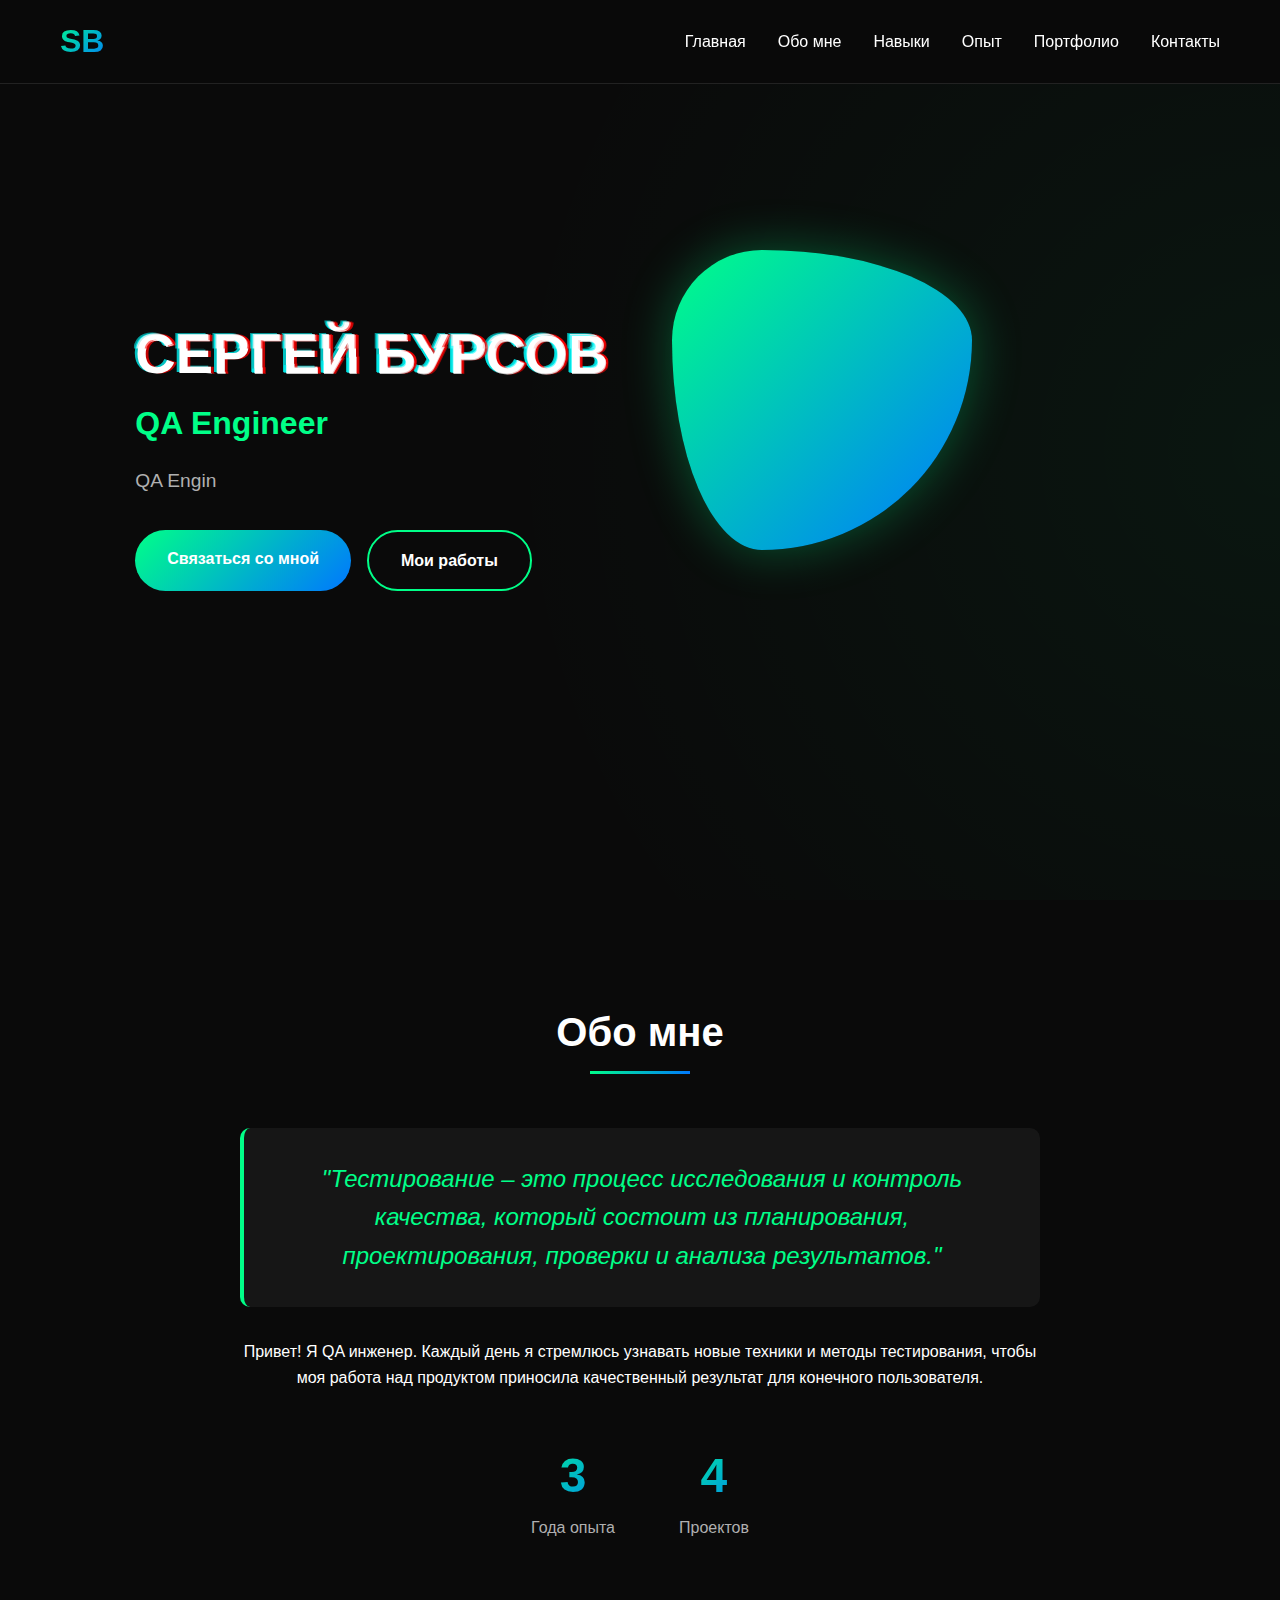
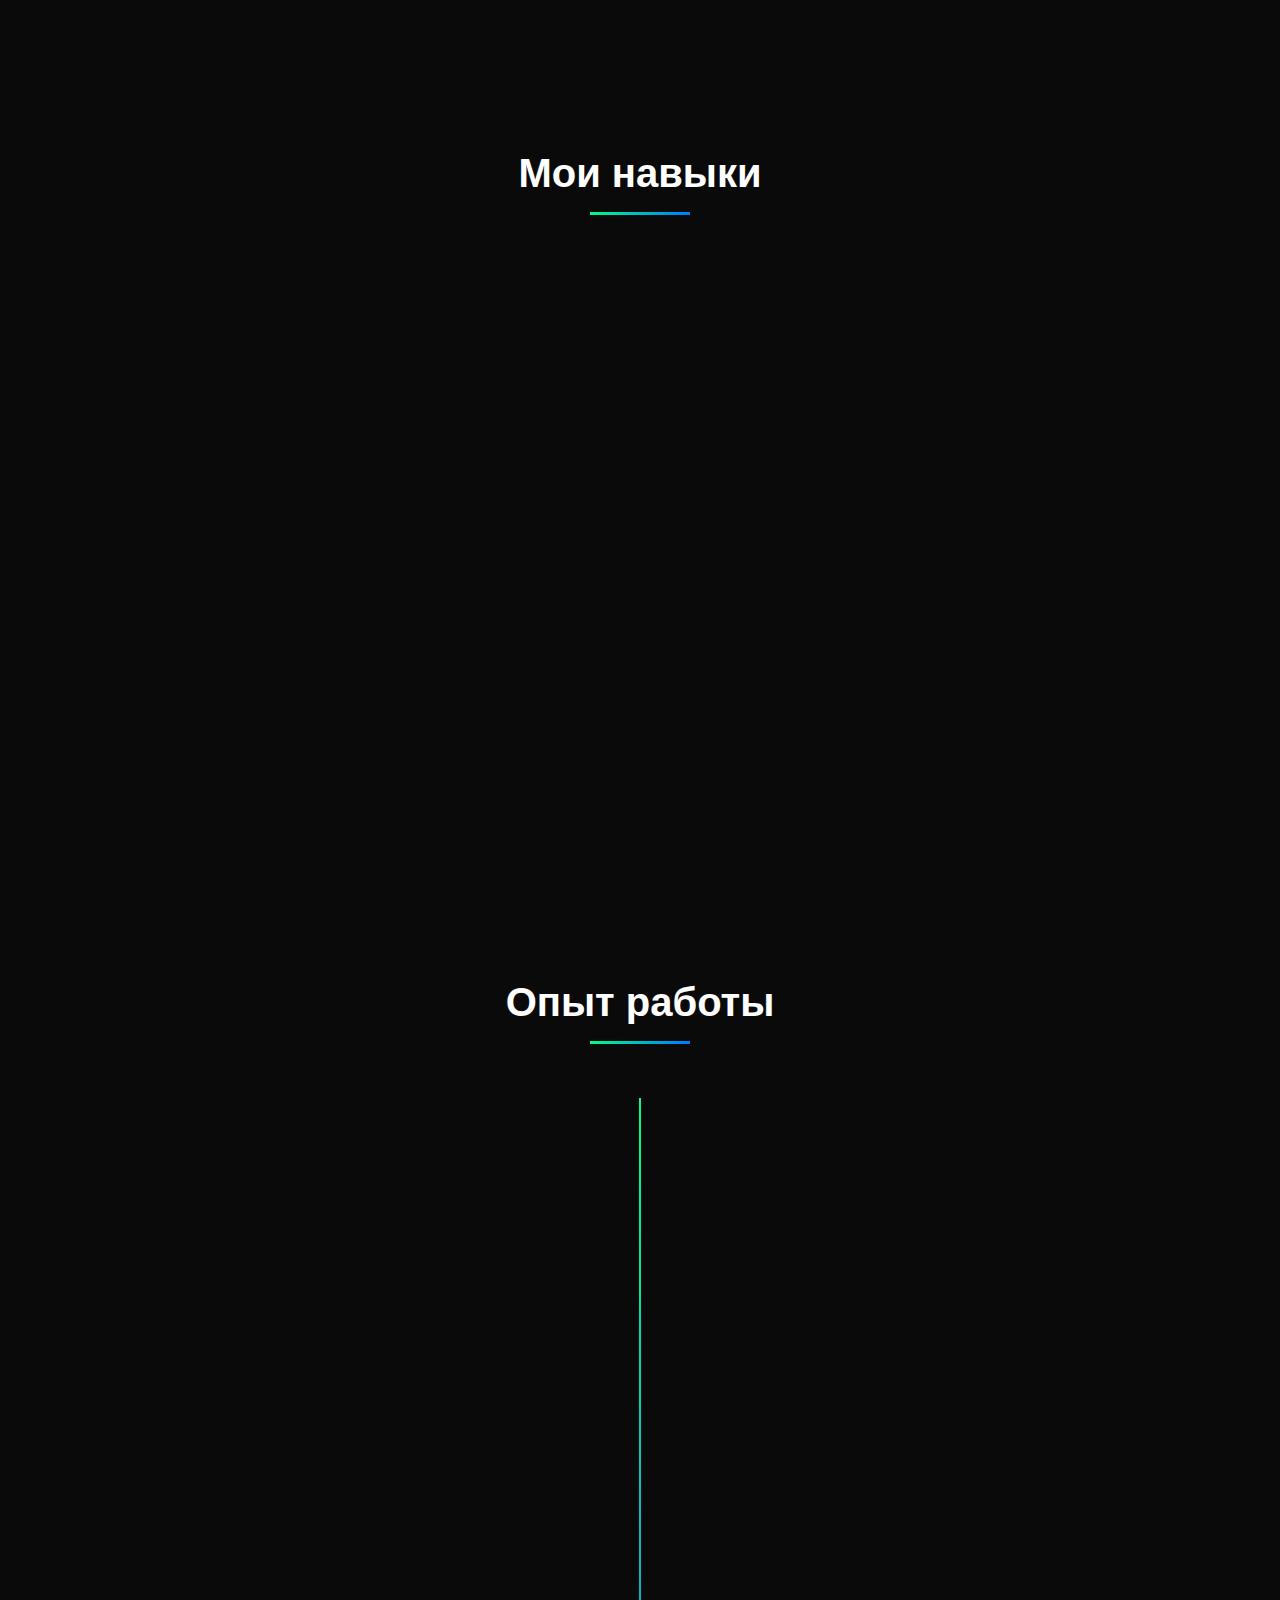
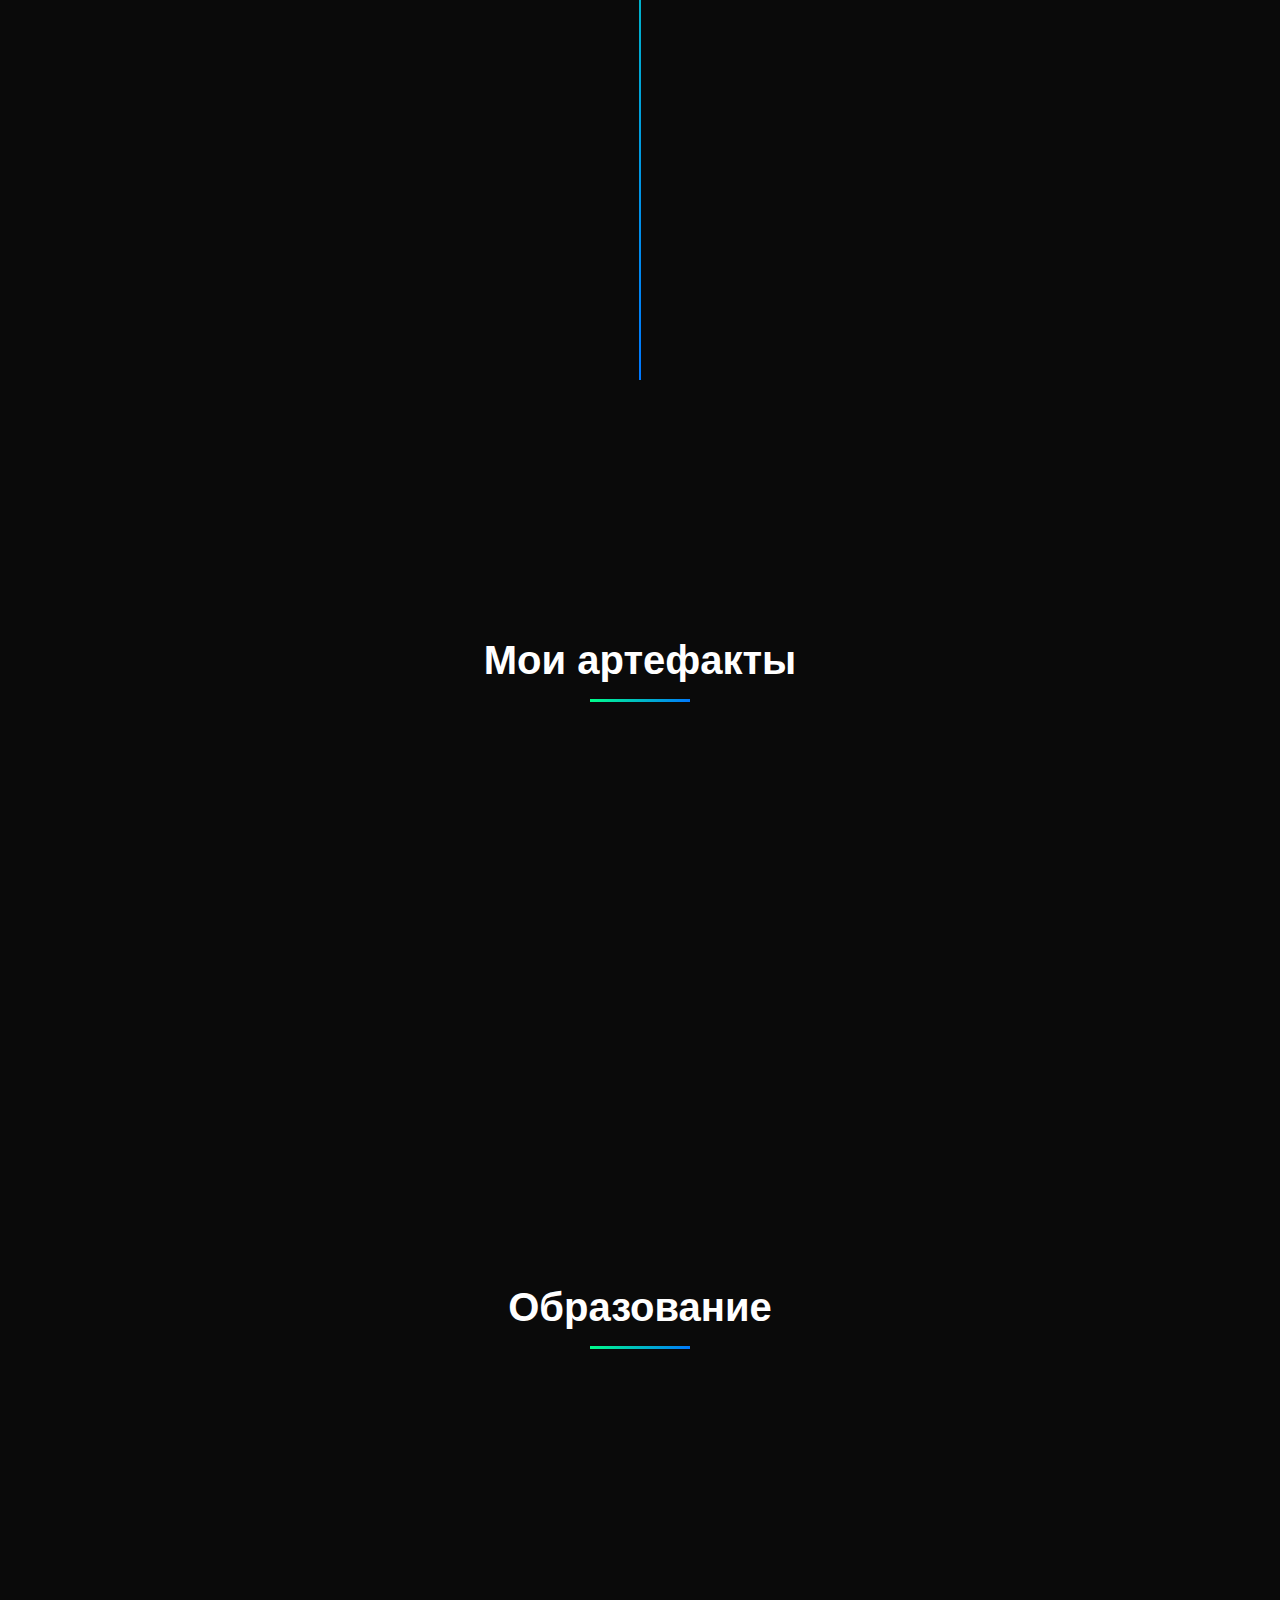
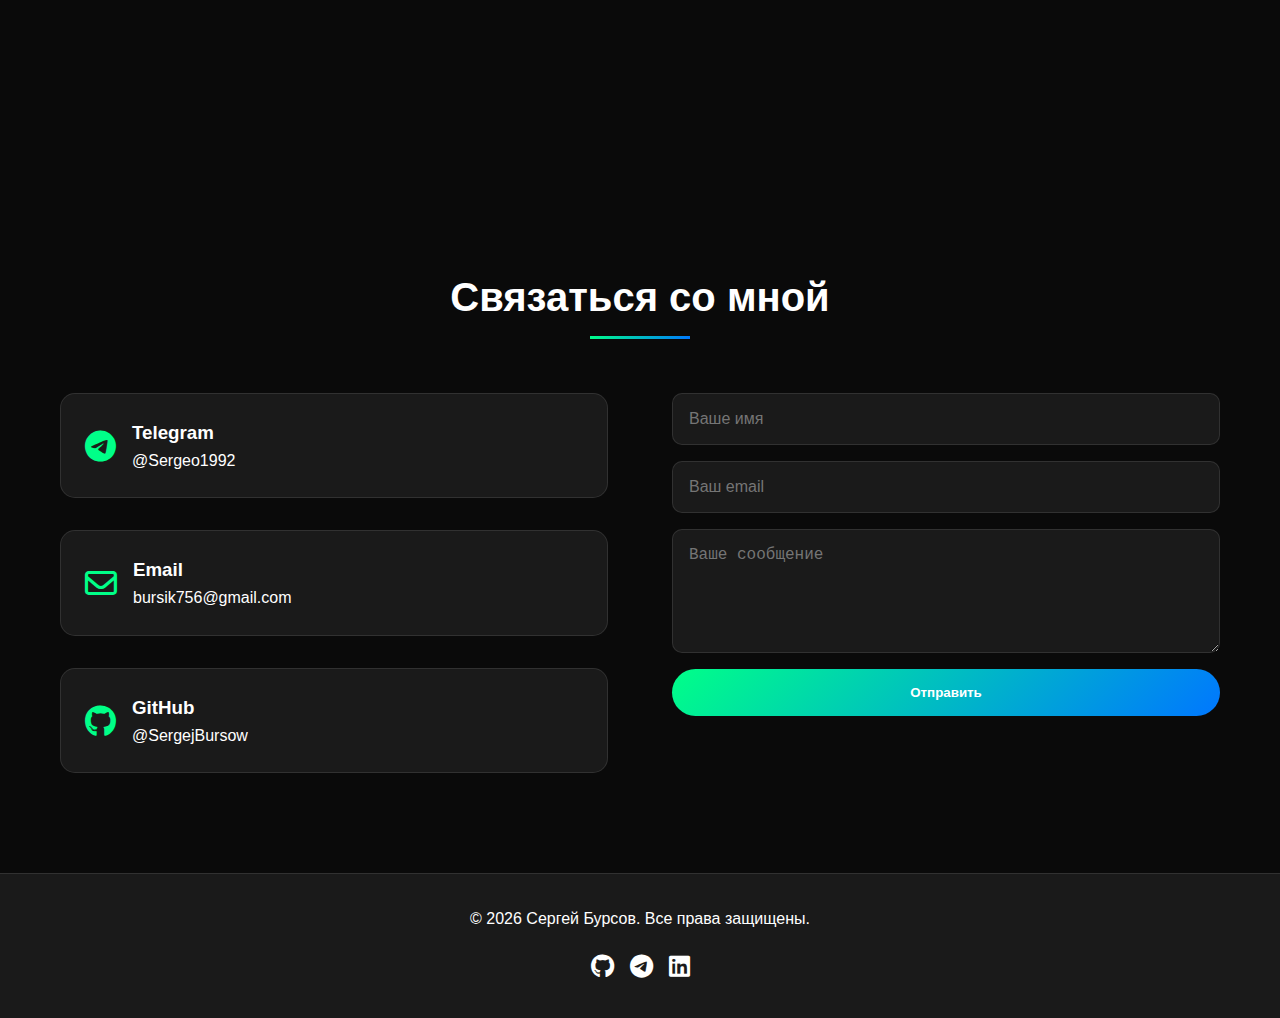
<file: portfolio-site/index.html>
<!DOCTYPE html>
<html lang="ru">
<head>
    <meta charset="UTF-8">
    <meta name="viewport" content="width=device-width, initial-scale=1.0">
    <title>Sergej Bursow | QA Engineer</title>
    <link rel="stylesheet" href="style.css">
    <link rel="stylesheet" href="https://cdnjs.cloudflare.com/ajax/libs/font-awesome/6.0.0/css/all.min.css">
</head>
<body>
    <!-- Навигация -->
    <nav class="navbar">
        <div class="nav-container">
            <div class="logo">SB</div>
            <ul class="nav-menu">
                <li><a href="#home">Главная</a></li>
                <li><a href="#about">Обо мне</a></li>
                <li><a href="#skills">Навыки</a></li>
                <li><a href="#experience">Опыт</a></li>
                <li><a href="#portfolio">Портфолио</a></li>
                <li><a href="#contact">Контакты</a></li>
            </ul>
            <div class="hamburger">
                <span class="bar"></span>
                <span class="bar"></span>
                <span class="bar"></span>
            </div>
        </div>
    </nav>

    <!-- Главная секция -->
    <section id="home" class="hero">
        <div class="hero-container">
            <div class="hero-content">
                <h1 class="glitch" data-text="Сергей Бурсов">Сергей Бурсов</h1>
                <h2>QA Engineer</h2>
                <p class="typing-text"></p>
                <div class="hero-buttons">
                    <a href="#contact" class="btn primary">Связаться со мной</a>
                    <a href="#portfolio" class="btn secondary">Мои работы</a>
                </div>
            </div>
            <div class="hero-image">
                <div class="shape"></div>
            </div>
        </div>
    </section>

    <!-- Обо мне -->
    <section id="about" class="about">
        <div class="container">
            <h2 class="section-title">Обо мне</h2>
            <div class="about-content">
                <div class="about-text">
                    <p class="quote">"Тестирование – это процесс исследования и контроль качества, который состоит из планирования, проектирования, проверки и анализа результатов."</p>
                    <p>Привет! Я QA инженер. Каждый день я стремлюсь узнавать новые техники и методы тестирования, чтобы моя работа над продуктом приносила качественный результат для конечного пользователя.</p>
                    <div class="stats">
                        <div class="stat-item">
                            <span class="stat-number" data-target="3">3</span>
                            <span class="stat-label">Года опыта</span>
                        </div>
                       
                        <div class="stat-item">
                            <span class="stat-number" data-target="5">4</span>
                            <span class="stat-label">Проектов</span>
                        </div>
                    </div>
                </div>
            </div>
        </div>
    </section>

    <!-- Навыки -->
    <section id="skills" class="skills">
        <div class="container">
            <h2 class="section-title">Мои навыки</h2>
            <div class="skills-container">
                <div class="skill-category">
                    <h3><i class="fas fa-hand-pointer"></i> Ручное тестирование</h3>
                    <div class="skill-items">
                        <span class="skill-tag">Функциональное</span>
                        <span class="skill-tag">Регрессионное</span>
                        <span class="skill-tag">UI/UX</span>
                        <span class="skill-tag">Smoke тестирование</span>
                        <span class="skill-tag">Кроссбраузерное</span>
                    </div>
                </div>
                <div class="skill-category">
                    <h3><i class="fas fa-plug"></i> Тестирование API</h3>
                    <div class="skill-items">
                        <span class="skill-tag">Postman</span>
                        <span class="skill-tag">Swagger</span>
                        <span class="skill-tag">REST API</span>
                    </div>
                </div>
                <div class="skill-category">
                    <h3><i class="fas fa-tools"></i> Инструменты</h3>
                    <div class="skill-items">
                        <span class="skill-tag">Jira</span>
                        <span class="skill-tag">YouTrack</span>
                        <span class="skill-tag">DevTools</span>
                        <span class="skill-tag">Proxyman</span>
                        <span class="skill-tag">Postman</span>
                    </div>
                </div>
                <div class="skill-category">
                    <h3><i class="fas fa-code"></i> Разработка</h3>
                    <div class="skill-items">
                        <span class="skill-tag">HTML5</span>
                        <span class="skill-tag">CSS3</span>
                        <span class="skill-tag">Git</span>
                        <span class="skill-tag">GitHub</span>
                        <span class="skill-tag">VS Code</span>
                        <span class="skill-tag">Maestro</span>
                    </div>
                </div>
            </div>
        </div>
    </section>

    <!-- Опыт работы -->
    <section id="experience" class="experience">
        <div class="container">
            <h2 class="section-title">Опыт работы</h2>
            <div class="timeline">
                <div class="timeline-item">
                    <div class="timeline-dot"></div>
                    <div class="timeline-date">2024 - (по настоящее время)</div>
                    <div class="timeline-content">
                        <h3>Инженер по тестированию ПО</h3>
                        <h4>Цифровые Сервисы</h4>
                        <ul>
                            <li>Тестирование web, десктоп и мобильных (iOS / Android) приложений</li>
                            <li>Создание и поддержка тестовой документации</li>
                            <li>Составление баг-репортов</li>
                            <li>Тестирование релизных версий</li>
                            <li>Напписание мобильных UI Автотестов</li>
                        </ul>
                        <a href="#" class="btn-small">Рекомендательное письмо</a>
                    </div>
                </div>

                <div class="timeline-item">
                    <div class="timeline-dot"></div>
                    <div class="timeline-date">2023 - 2024</div>
                    <div class="timeline-content">
                        <h3>QA инженер</h3>
                        <h4>Spirit DSP</h4>
                        <ul>
                            <li>Тестирование web, десктоп и мобильных версий VideoMost</li>
                            <li>Создание и поддержка тестовой документации</li>
                            <li>Составление баг-репортов в YouTrack</li>
                            <li>Участие в 5+ релизах продукта</li>
                        </ul>
                        <a href="#" class="btn-small">Рекомендательное письмо</a>
                    </div>
                </div>
            </div>
        </div>
    </section>

    <!-- Портфолио -->
    <section id="portfolio" class="portfolio">
        <div class="container">
            <h2 class="section-title">Мои артефакты</h2>
            <div class="portfolio-grid">
                <div class="portfolio-item">
                    <div class="portfolio-icon">
                        <i class="fas fa-file-alt"></i>
                    </div>
                    <h3>ДСП Товара</h3>
                    <p>Документ согласования требований</p>
                    <a href="#" class="portfolio-link">Посмотреть <i class="fas fa-arrow-right"></i></a>
                </div>
                <div class="portfolio-item">
                    <div class="portfolio-icon">
                        <i class="fas fa-mobile-alt"></i>
                    </div>
                    <h3>Декомпозиция приложения</h3>
                    <p>Структура мобильного приложения</p>
                    <a href="#" class="portfolio-link">Посмотреть <i class="fas fa-arrow-right"></i></a>
                </div>
                <div class="portfolio-item">
                    <div class="portfolio-icon">
                        <i class="fas fa-check-circle"></i>
                    </div>
                    <h3>Чек лист</h3>
                    <p>Тестовый чек-лист в Google Sheets</p>
                    <a href="#" class="portfolio-link">Посмотреть <i class="fas fa-arrow-right"></i></a>
                </div>
                <div class="portfolio-item">
                    <div class="portfolio-icon">
                        <i class="fas fa-certificate"></i>
                    </div>
                    <h3>Сертификаты</h3>
                    <p>Skillbox, Stepik</p>
                    <a href="#" class="portfolio-link">Посмотреть <i class="fas fa-arrow-right"></i></a>
                </div>
            </div>
        </div>
    </section>

    <!-- Образование -->
    <section id="education" class="education">
        <div class="container">
            <h2 class="section-title">Образование</h2>
            <div class="education-grid">
                <div class="education-card">
                    <div class="edu-logo">
                        <i class="fas fa-laptop-code"></i>
                    </div>
                    <h3>Skillbox</h3>
                    <p>Тестирование web-приложений</p>
                    <span class="edu-date">Дек 2022 - Июн 2023</span>
                </div>
                <div class="education-card">
                    <div class="edu-logo">
                        <i class="fas fa-code"></i>
                    </div>
                    <h3>Stepik</h3>
                    <p>Postman для тестирования API</p>
                    <span class="edu-date">2023</span>
                </div>
                <div class="education-card">
                    <div class="edu-logo">
                        <i class="fas fa-file-code"></i>
                    </div>
                    <h3>HTML/CSS</h3>
                    <p>Основы верстки</p>
                    <span class="edu-date">2023</span>
                </div>
            </div>
        </div>
    </section>

    <!-- Контакты -->
    <section id="contact" class="contact">
        <div class="container">
            <h2 class="section-title">Связаться со мной</h2>
            <div class="contact-container">
                <div class="contact-info">
                    <div class="contact-item">
                        <i class="fab fa-telegram"></i>
                        <div>
                            <h3>Telegram</h3>
                            <p>@Sergeo1992</p>
                        </div>
                    </div>
                    <div class="contact-item">
                        <i class="far fa-envelope"></i>
                        <div>
                            <h3>Email</h3>
                            <p>bursik756@gmail.com</p>
                        </div>
                    </div>
                    <div class="contact-item">
                        <i class="fab fa-github"></i>
                        <div>
                            <h3>GitHub</h3>
                            <p>@SergejBursow</p>
                        </div>
                    </div>
                </div>
                <form class="contact-form" id="contactForm">
                    <input type="text" placeholder="Ваше имя" required>
                    <input type="email" placeholder="Ваш email" required>
                    <textarea placeholder="Ваше сообщение" rows="5" required></textarea>
                    <button type="submit" class="btn primary">Отправить</button>
                </form>
            </div>
        </div>
    </section>

    <!-- Footer -->
    <footer>
        <div class="container">
            <p>&copy; 2026 Сергей Бурсов. Все права защищены.</p>
            <div class="social-links">
                <a href="#"><i class="fab fa-github"></i></a>
                <a href="#"><i class="fab fa-telegram"></i></a>
                <a href="#"><i class="fab fa-linkedin"></i></a>
            </div>
        </div>
    </footer>

    <script src="script.js"></script>
</body>
</html>
</file>
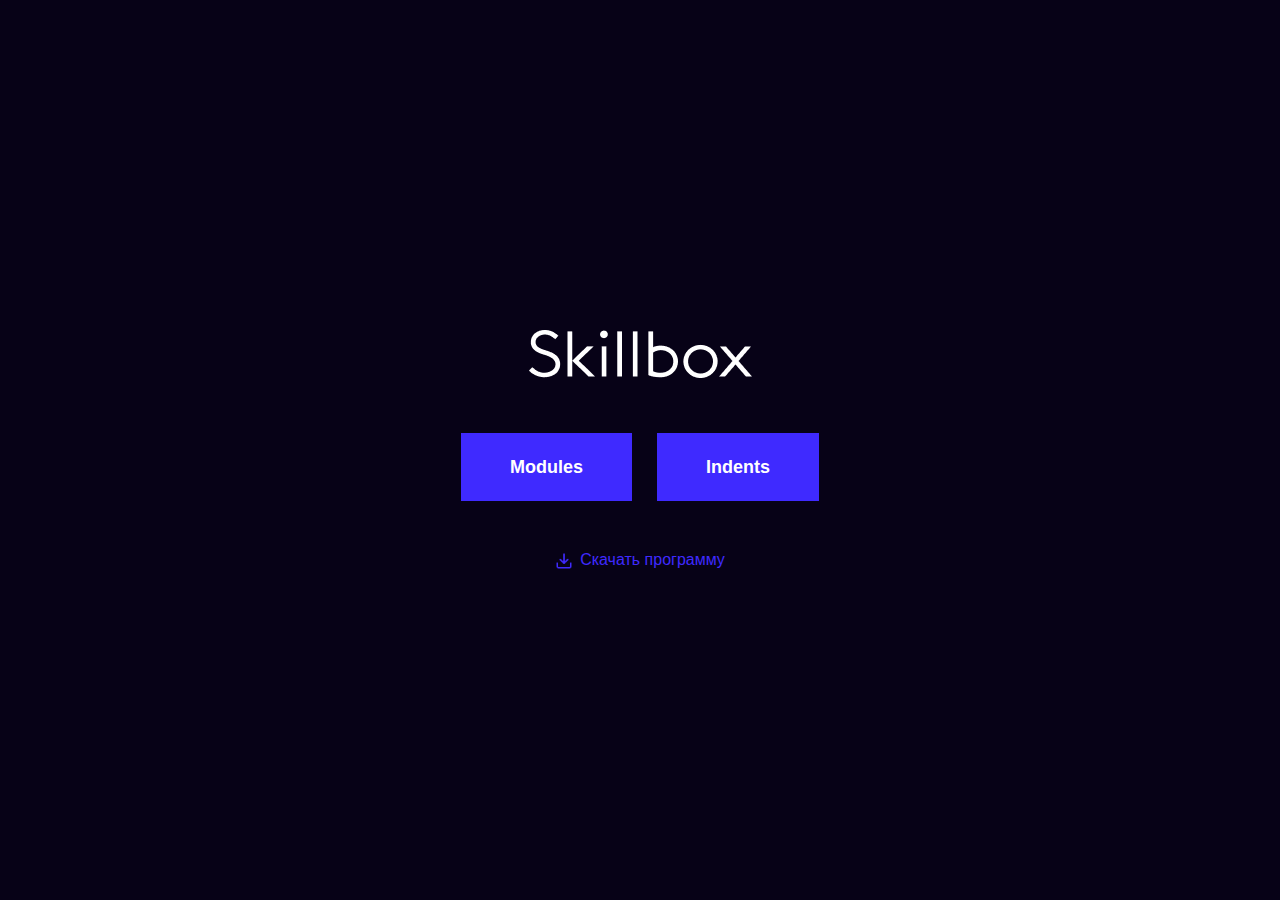
<file: My_progress/5.12/index.html>
<!DOCTYPE html>
<html lang="ru">
  <head>
    <meta charset="UTF-8" />
    <meta http-equiv="X-UA-Compatible" content="IE=edge" />
    <meta name="viewport" content="width=device-width, initial-scale=1.0" />
    <title>Главная страница сайта</title>
    <link rel="stylesheet" href="сss/normalize.css">
    <link rel="stylesheet" href="сss/style.css">
  </head>

  <body>
    <div class="main-content">
      <a href="https://skillbox.ru"><img class="logo" src="img/logo-light.png" alt="эмблема skillbox"></a>
        <div class="link">
          <a class="card" href="modules.html">Modules</a>
          <a class="card" href="article.html">Indents</a>
        </div>

      <a href="skillbox.docx" download class="link-style">Скачать программу</a>

    </div>
  </body>
</html>
</file>
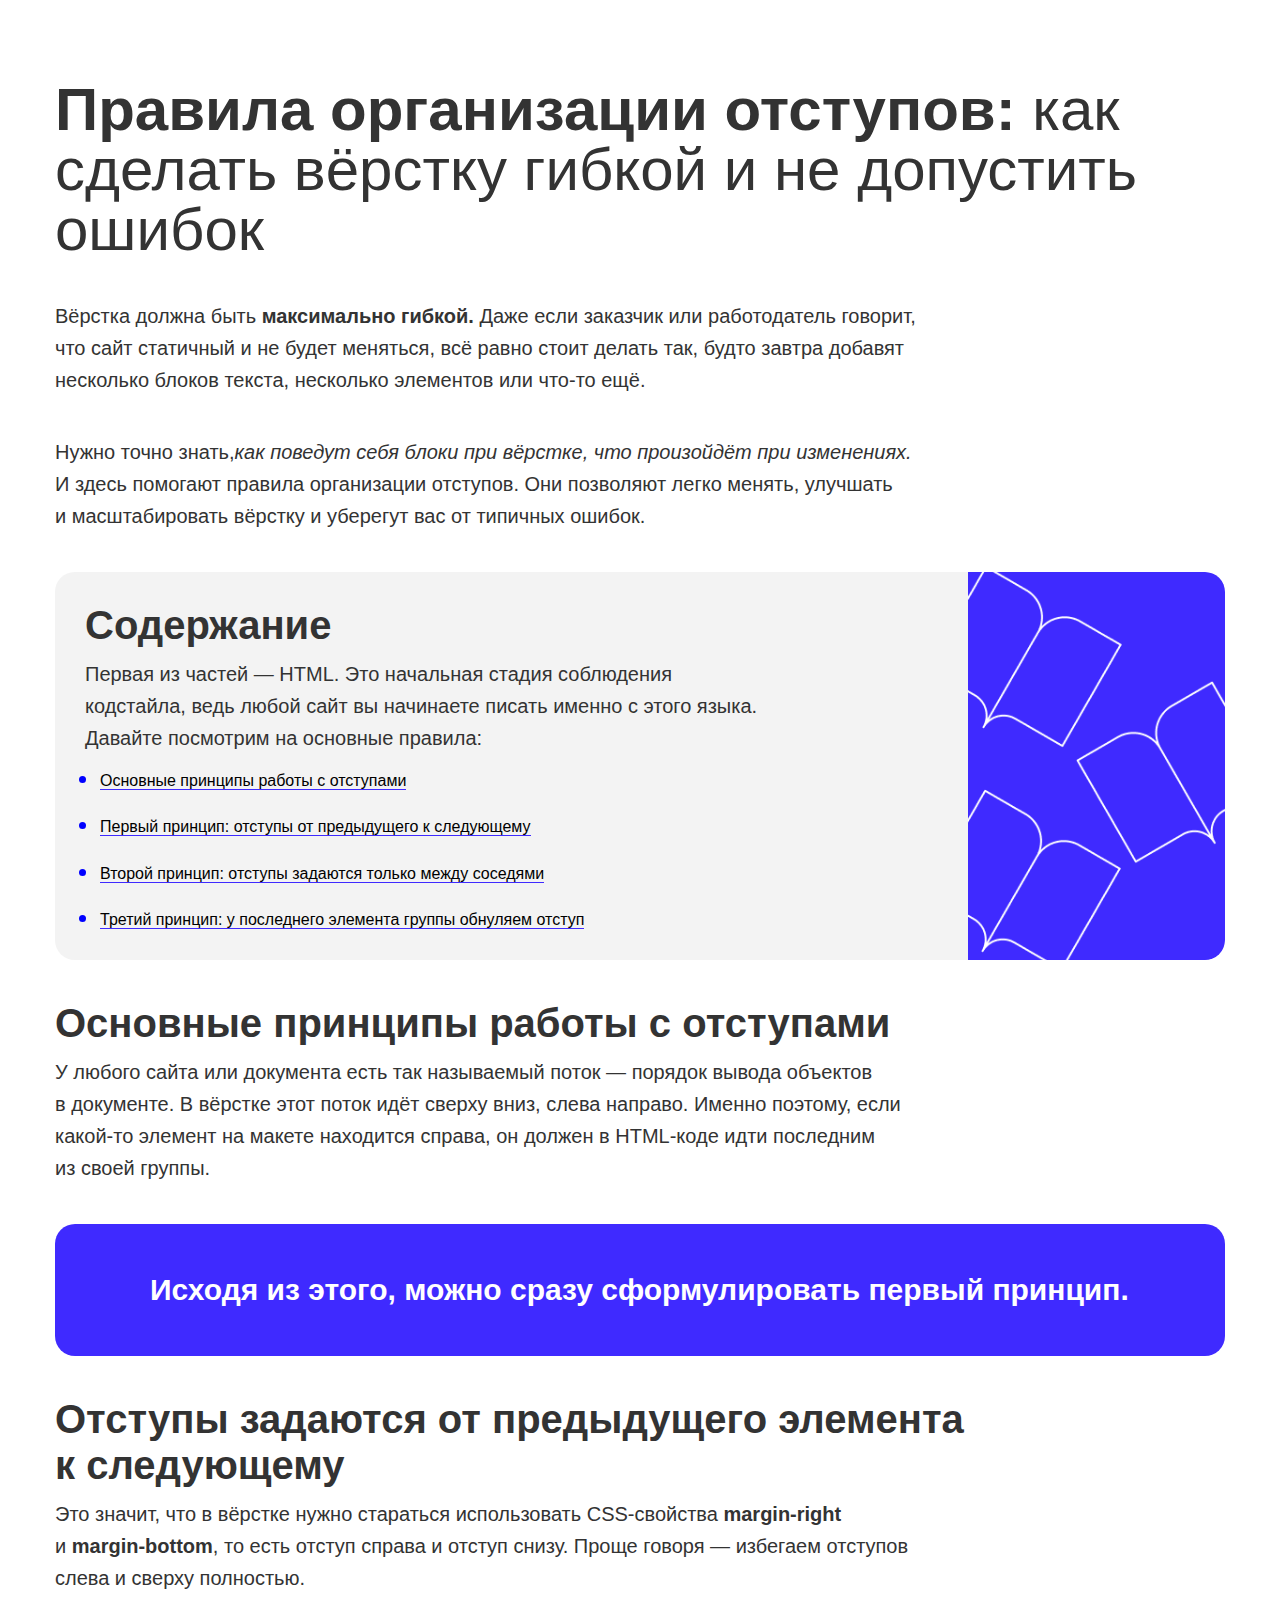
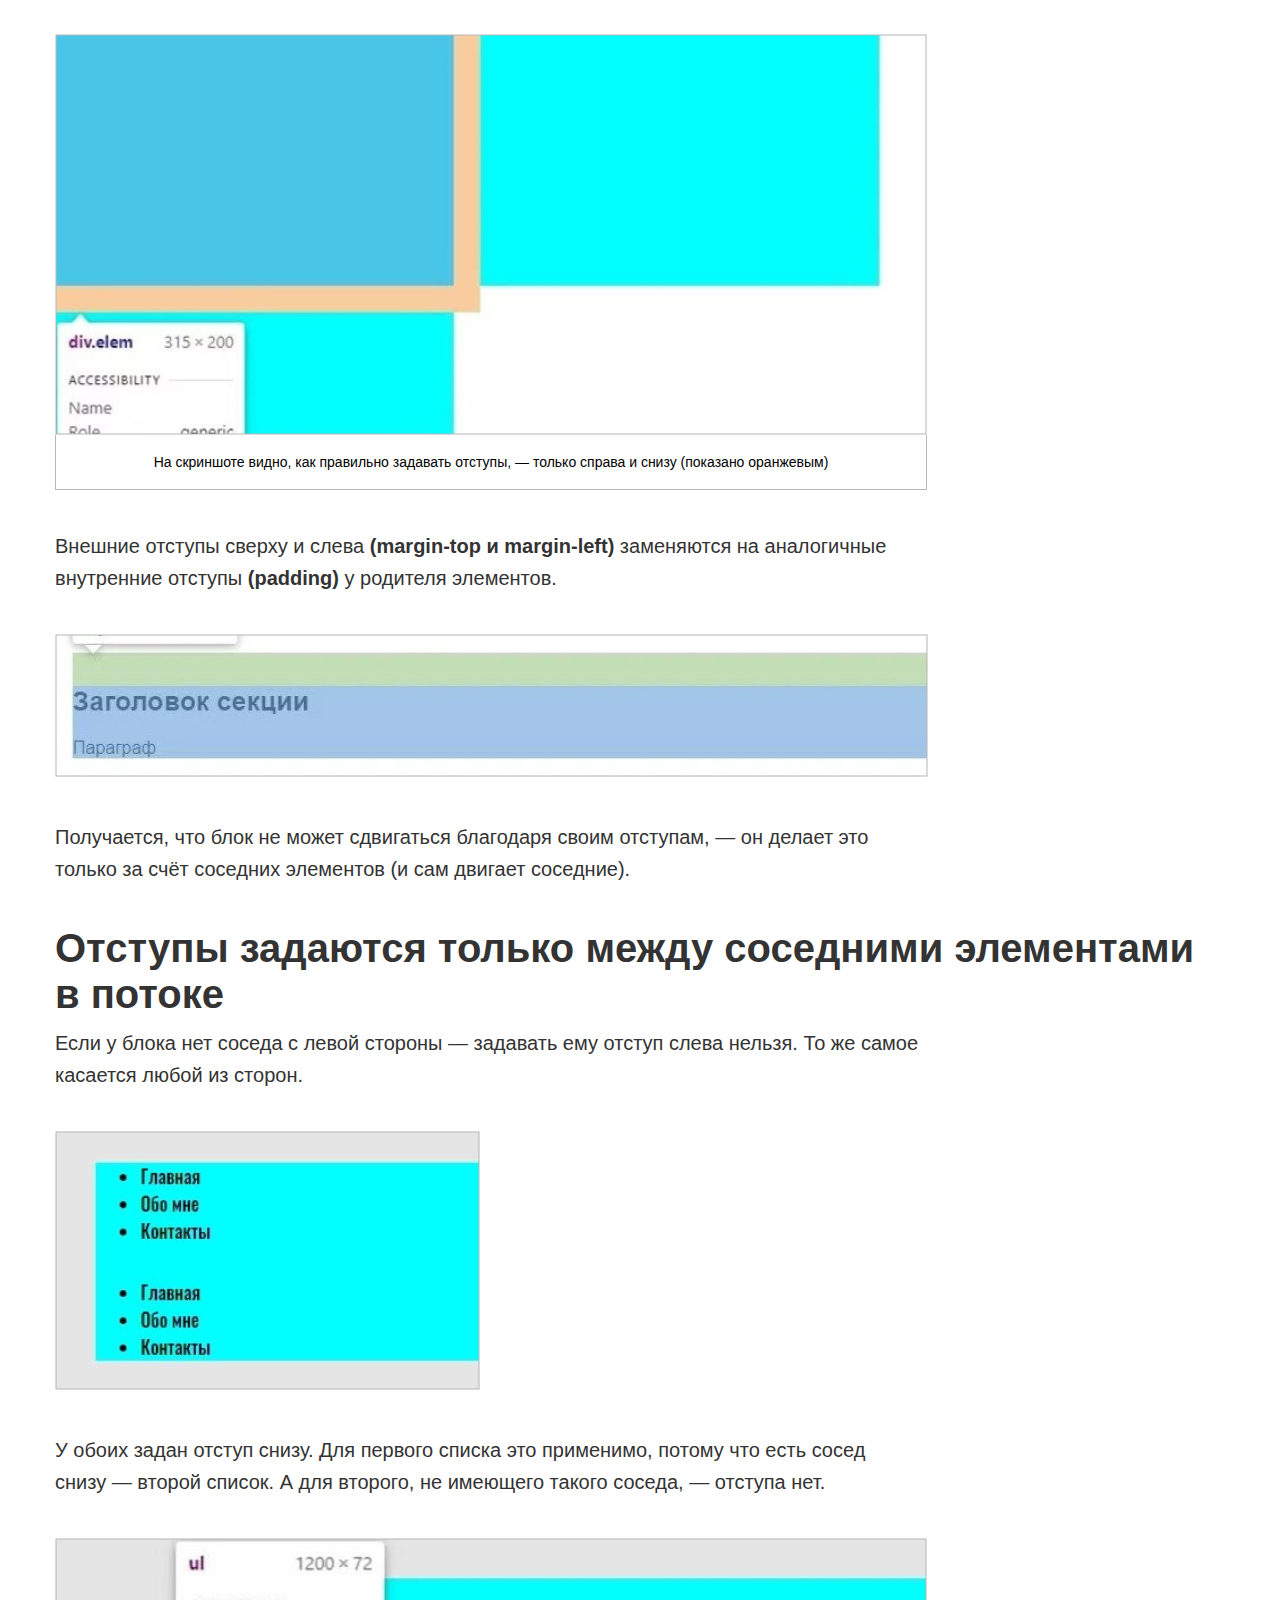
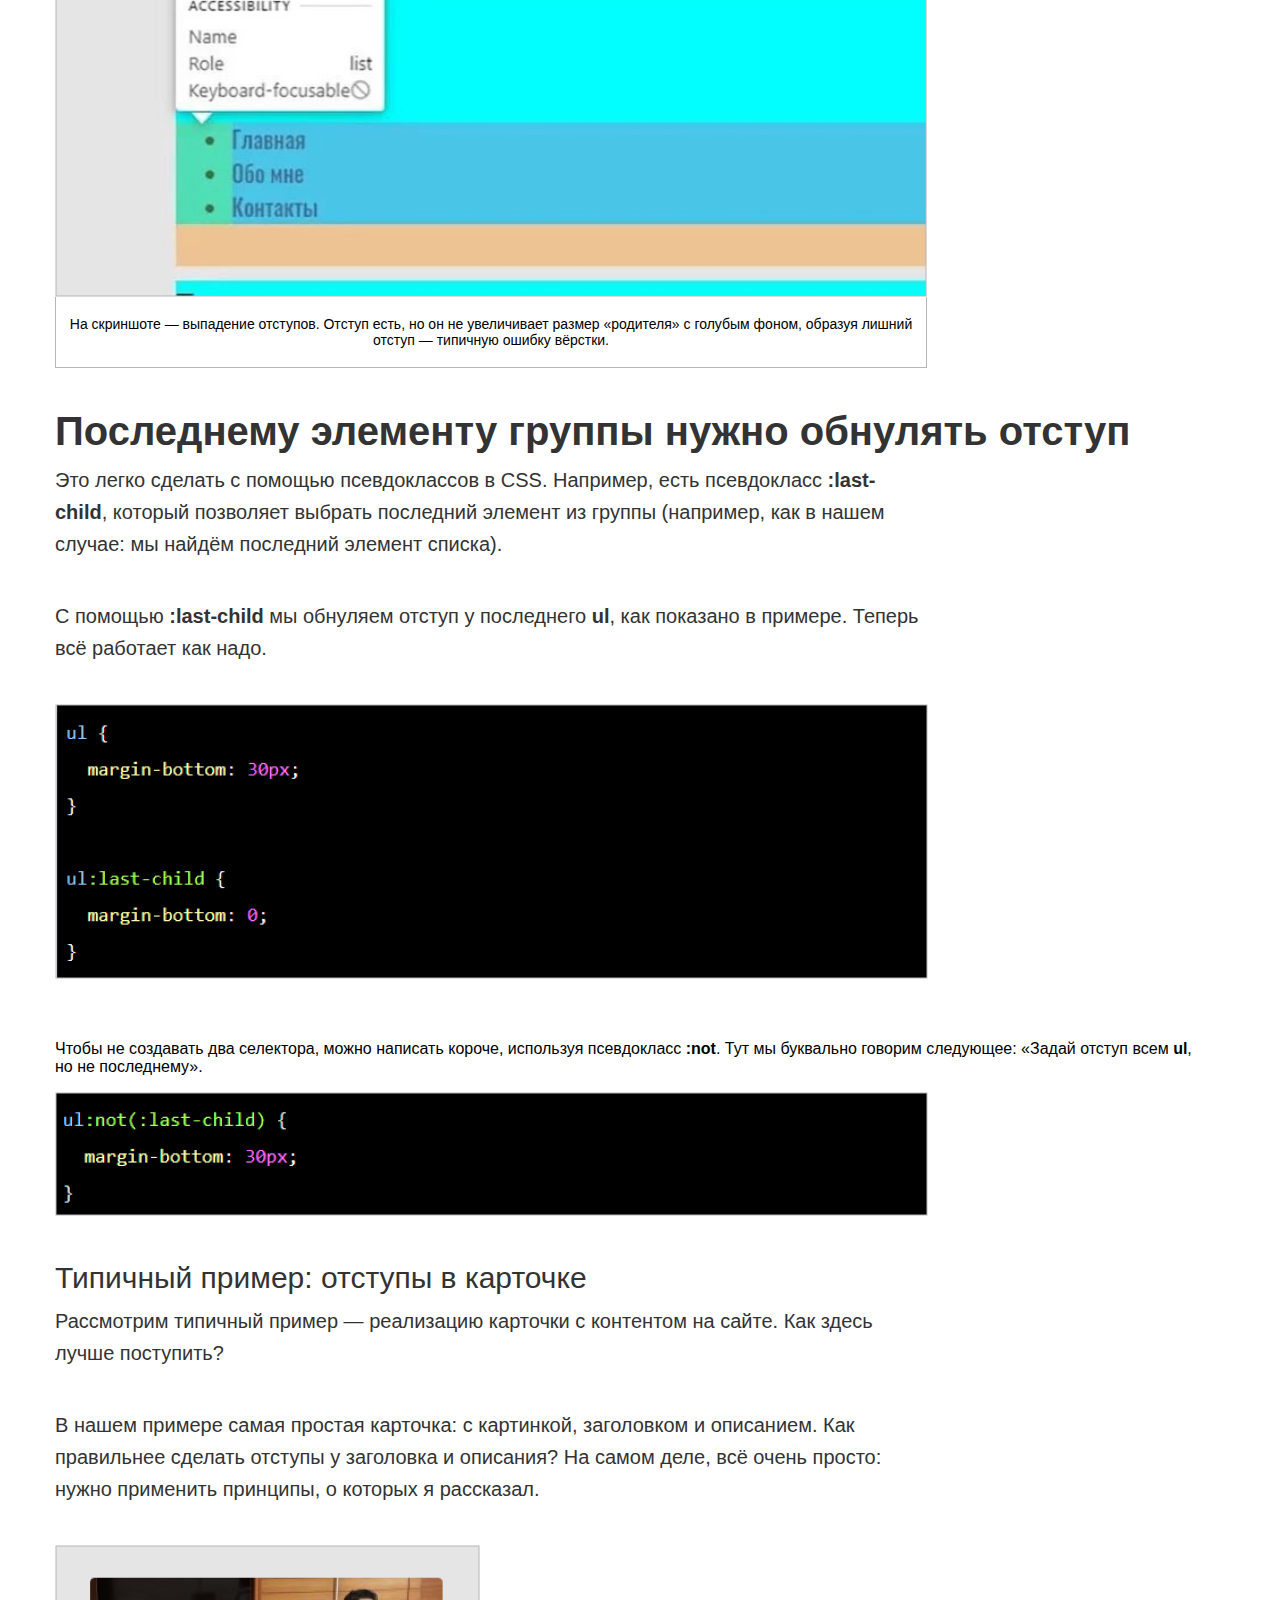
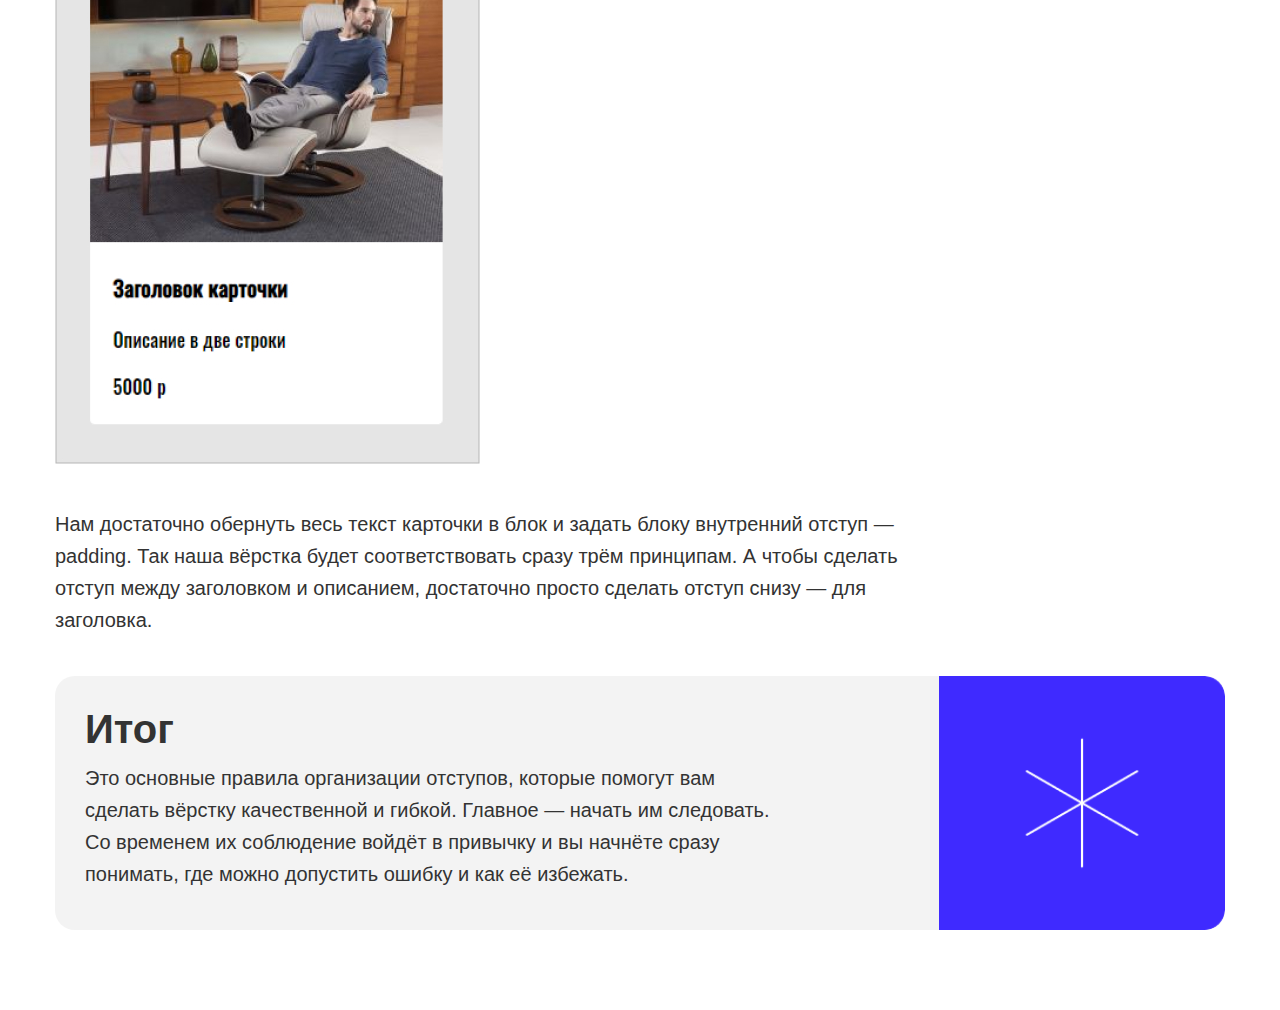
<file: My_progress/5.12/article.html>
<!DOCTYPE html>
<html lang="ru">
  <head>
    <meta charset="UTF-8">
    <meta http-equiv="X-UA-Compatible" content="IE=edge">
    <meta name="viewport" content="width=device-width, initial-scale=1.0">
    <title>Страница статьи</title>
    <link rel="stylesheet" href="сss/normalize.css">
    <link rel="stylesheet" href="сss/style.css">
  </head>
  <body>
    <div class="site-content">



    <div class="container">

    <h1 class="title">
      <b>Правила организации отступов:</b> как сделать вёрстку гибкой
        и&nbsp;не&nbsp;допустить ошибок
    </h1>

    <p class="paragraph">
      Вёрстка должна быть <b>максимально гибкой.</b> Даже если заказчик или
      работодатель говорит, что сайт статичный и&nbsp;не&nbsp;будет меняться,
      всё равно стоит делать так, будто завтра добавят несколько блоков текста,
      несколько элементов или что-то ещё.
    </p>

    <p class="paragraph">
      Нужно точно знать,<em>как поведут себя блоки при вёрстке, что произойдёт при изменениях.</em>
      И&nbsp;здесь помогают правила организации отступов. Они позволяют легко
      менять, улучшать и&nbsp;масштабировать вёрстку и&nbsp;уберегут вас
      от&nbsp;типичных ошибок.
    </p>
    <div class="parent picture">
      <h2 class="title-2">Содержание</h2>
      <p class="paragraph">
        Первая из&nbsp;частей&nbsp;&mdash; HTML. Это начальная стадия соблюдения
        кодстайла, ведь любой сайт вы начинаете писать именно с&nbsp;этого
        языка. Давайте посмотрим на&nbsp;основные правила:
      </p>
      <ul class="list">
        <li class="item">
          <a class="border" href="#1">Основные принципы работы с&nbsp;отступами</a>
        </li>
        <li class="item">
          <a class="border" href="#2">Первый принцип: отступы от&nbsp;предыдущего к&nbsp;следующему</a>
        </li>
        <li class="item">
          <a class="border" href="#3">Второй принцип: отступы задаются только между соседями</a>
        </li>
        <li class="item">
          <a class="border" href="#4">Третий принцип: у&nbsp;последнего элемента группы обнуляем отступ</a>
        </li>
      </ul>
    </div>
    <div id="1">
      <h2 class="title-2">Основные принципы работы с&nbsp;отступами</h2>

      <p class="paragraph">
        У&nbsp;любого сайта или документа есть так называемый поток&nbsp;&mdash;
        порядок вывода объектов в&nbsp;документе. В&nbsp;вёрстке этот поток идёт
        сверху вниз, слева направо. Именно поэтому, если какой-то элемент на
        макете находится справа, он&nbsp;должен в&nbsp;HTML-коде идти последним
        из&nbsp;своей группы.
      </p>
      <p class="paragraph text">Исходя из&nbsp;этого, можно сразу сформулировать первый принцип.</p>
    </div>

    <div id="2">
      <h2 class="title-2">Отступы задаются от&nbsp;предыдущего элемента к&nbsp;следующему</h2>
      <p class="paragraph">
        Это значит, что в&nbsp;вёрстке нужно стараться использовать CSS-свойства
        <strong>margin-right</strong> и&nbsp;<strong>margin-bottom</strong>,
        то&nbsp;есть отступ справа и&nbsp;отступ снизу. Проще
        говоря&nbsp;&mdash; избегаем отступов слева и&nbsp;сверху полностью.
      </p>
      <div>
      <figure  class="blok-2">
        <img src="img/1.png" alt="картинка отступ с&nbsp;права и&nbsp;с&nbsp;лева">
        <figcaption class="border-blok-2">
          На&nbsp;скриншоте видно, как правильно задавать отступы,&nbsp;&mdash; только справа и
          снизу (показано оранжевым)
        </figcaption>
      </figure>
      </div>
      <p class="paragraph">
        Внешние отступы сверху и&nbsp;слева
        <b>(margin-top и&nbsp;margin-left)</b> заменяются на&nbsp;аналогичные внутренние
        отступы <b>(padding)</b> у&nbsp;родителя элементов.
      </p>
        <img class="img-2" src="img/2.png" alt="показаны отступы с&nbsp;верху">
      <p class="paragraph">
        Получается, что блок не&nbsp;может сдвигаться благодаря своим отступам,&nbsp;&mdash; он
        делает это только за&nbsp;счёт соседних элементов (и&nbsp;сам двигает соседние).
      </p>
    </div>

    <div id="3">
      <h2 class="title-2">Отступы задаются только между соседними элементами в&nbsp;потоке</h2>
      <p class="paragraph">
        Если у&nbsp;блока нет соседа с&nbsp;левой стороны&nbsp;&mdash; задавать ему отступ слева
        нельзя. То&nbsp;же самое касается любой из&nbsp;сторон.
      </p>
        <img class="img-2" src="img/3.png" alt="отступы со&nbsp;всех сторон">
      <p class="paragraph">
        У&nbsp;обоих задан отступ снизу. Для первого списка это применимо, потому что
        есть сосед снизу&nbsp;&mdash; второй список. А&nbsp;для второго, не&nbsp;имеющего такого
        соседа,&nbsp;&mdash; отступа нет.
      </p>

      <figure  class="blok-2">
        <img src="img/4.png" alt="скриншот выпадения отступов">
        <figcaption class="border-blok-2">
          На&nbsp;скриншоте&nbsp;&mdash; выпадение отступов. Отступ есть, но&nbsp;он&nbsp;не&nbsp;увеличивает
          размер &laquo;родителя&raquo; с&nbsp;голубым фоном, образуя лишний отступ&nbsp;&mdash; типичную
          ошибку вёрстки.
        </figcaption>
      </figure>
    </div>

    <div id="4">
      <h2 class="title-2">Последнему элементу группы нужно обнулять отступ</h2>
      <p class="paragraph">
        Это легко сделать с&nbsp;помощью псевдоклассов в&nbsp;CSS. Например, есть
        псевдокласс <b>:last-child</b>, который позволяет выбрать последний
        элемент из&nbsp;группы (например, как в&nbsp;нашем случае: мы&nbsp;найдём последний
        элемент списка).
      </p>
      <p class="paragraph">
        С&nbsp;помощью <b>:last-child</b> мы&nbsp;обнуляем отступ у&nbsp;последнего&nbsp;<b>ul</b>,
        как показано в&nbsp;примере. Теперь всё работает как надо.
      </p>

        <img class="img-2" src="img/5.png" alt="пример обнуления">
      <p>
        Чтобы не&nbsp;создавать два селектора, можно написать короче, используя
        псевдокласс <b>:not</b>. Тут мы&nbsp;буквально говорим следующее: &laquo;Задай
        отступ всем&nbsp;<b>ul</b>, но&nbsp;не&nbsp;последнему&raquo;.
      </p>

        <img class="img-2" src="img/6.png" alt="пример написания отступа">
    </div>

    <h3 class="title-3">Типичный пример: отступы в&nbsp;карточке</h3>
    <p class="paragraph">
      Рассмотрим типичный пример&nbsp;&mdash; реализацию карточки с&nbsp;контентом на&nbsp;сайте. Как
      здесь лучше поступить?
    </p>

    <p class="paragraph">
      В&nbsp;нашем примере самая простая карточка: с&nbsp;картинкой, заголовком и
      описанием. Как правильнее сделать отступы у&nbsp;заголовка и&nbsp;описания? На&nbsp;самом
      деле, всё очень просто: нужно применить принципы, о&nbsp;которых я&nbsp;рассказал.
    </p>
      <img class="img-2" src="img/7.png" alt="мужчина сидящий на&nbsp;кресле">
    <p class="paragraph">
      Нам достаточно обернуть весь текст карточки в&nbsp;блок и&nbsp;задать блоку
      внутренний отступ&nbsp;&mdash; padding. Так наша вёрстка будет соответствовать сразу
      трём принципам. А&nbsp;чтобы сделать отступ между заголовком и&nbsp;описанием,
      достаточно просто сделать отступ снизу&nbsp;&mdash; для заголовка.
    </p>
    <div class="parent picture-2">
    <h2 class="title-2">Итог</h2>
    <p class="paragraph">
      Это основные правила организации отступов, которые помогут вам сделать
      вёрстку качественной и&nbsp;гибкой. Главное&nbsp;&mdash; начать им&nbsp;следовать. Со&nbsp;временем
      их&nbsp;соблюдение войдёт в&nbsp;привычку и&nbsp;вы&nbsp;начнёте сразу понимать, где можно
      допустить ошибку и&nbsp;как её&nbsp;избежать.
    </p>
    </div>

    </div>


    </div>
  </body>

</html>
</file>
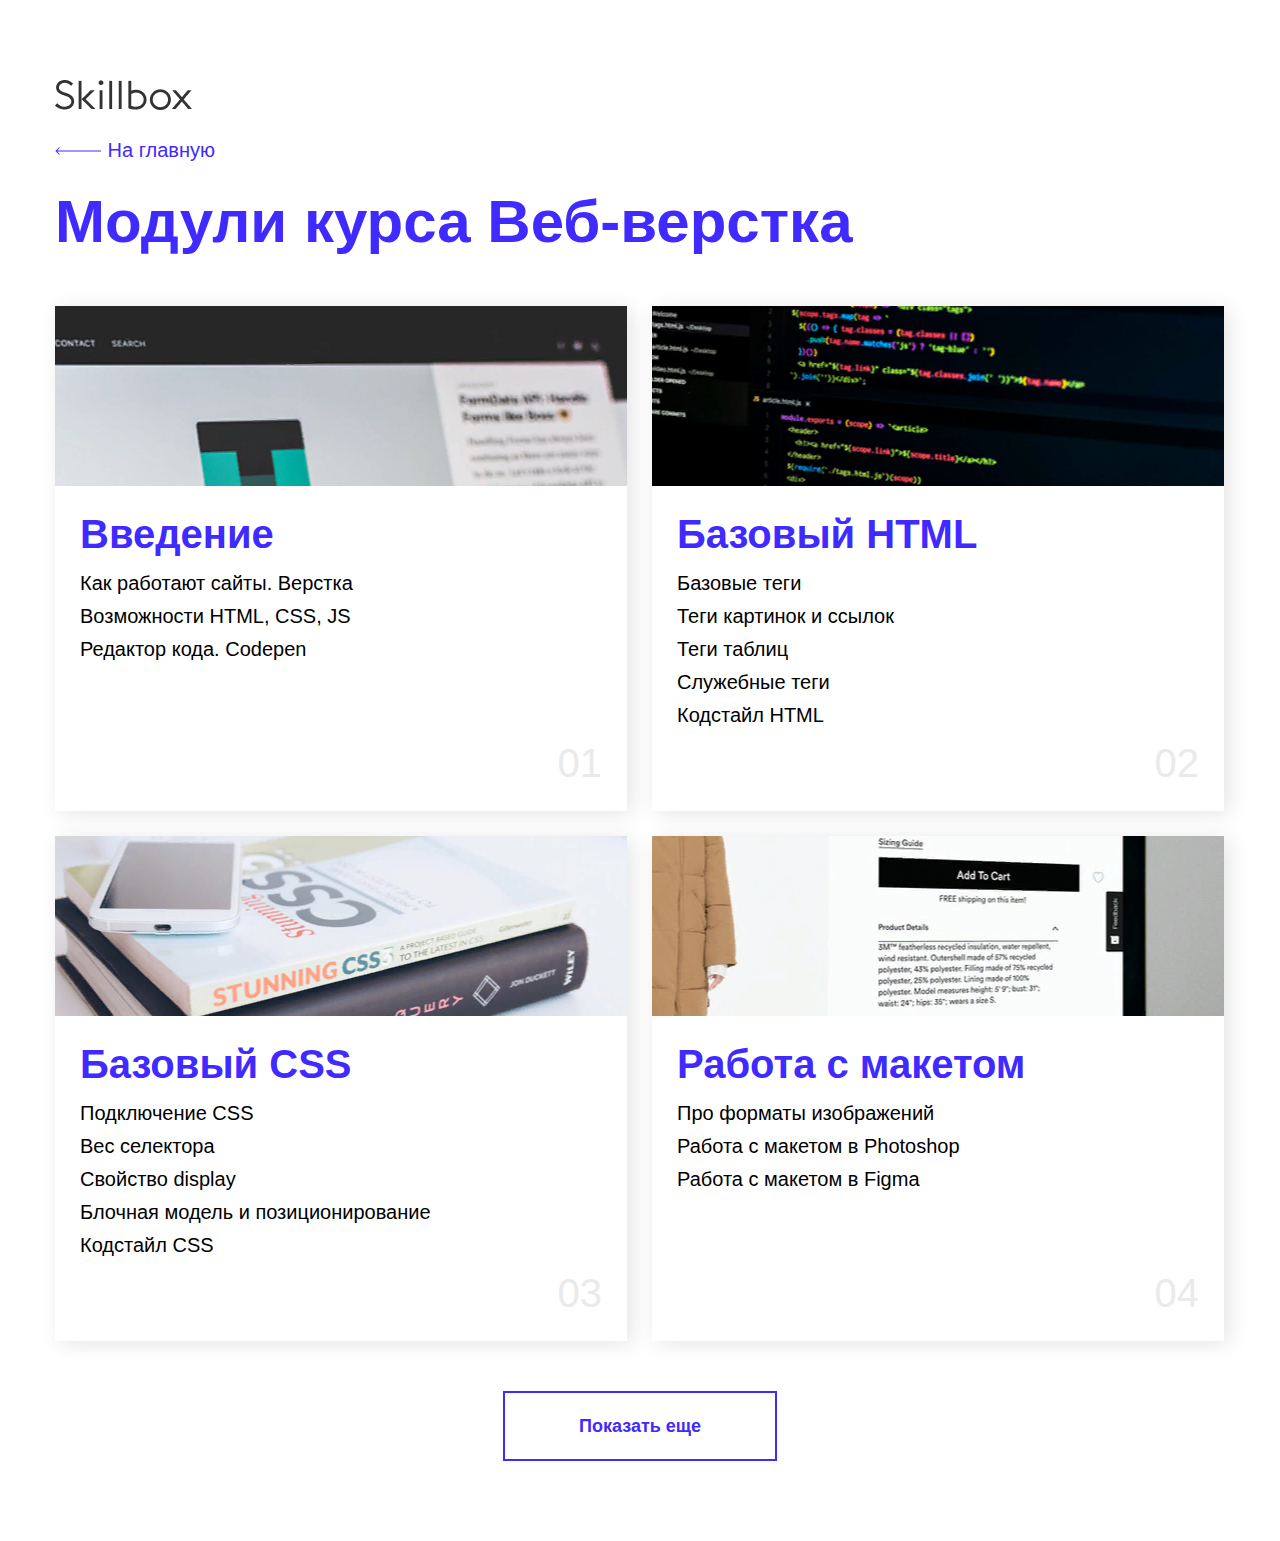
<file: My_progress/5.12/modules.html>
<!DOCTYPE html>
<html lang="ru">
<head>
  <meta charset="UTF-8">
  <meta http-equiv="X-UA-Compatible" content="IE=edge">
  <meta name="viewport" content="width=device-width, initial-scale=1.0">
  <title>Модули курса веб верстка</title>
  <link rel="stylesheet" href="сss/normalize.css">
  <link rel="stylesheet" href="сss/style.css">
</head>

<body>
  <div class="site-content">
  <div class="container">

  <a class="icon"><img class="img-style" src="img/skillbox-1.png" alt="эмблема skillbox"></a>

  <a href="../5.12/index.html" class="home arrow-style">На главную</a>

<h1 class="caption">Модули курса Веб-верстка</h1>

<ul class="blocks">

  <li class="cards image-01">
    <h2 class="title-2 cards-style">Введение</h2>
    <ul class="block-list">
    <li class="line">Как работают сайты. Верстка</li>
    <li class="line">Возможности HTML, CSS, JS</li>
    <li class="line">Редактор кода. Codepen</li>
    </ul>
    <span class="span1">01</span>
  </li>

  <li class="cards  image-02">
    <h2 class="title-2 cards-style">Базовый HTML</h2>
    <ul class="block-list">
    <li class="line">Базовые теги</li>
    <li class="line">Теги картинок и ссылок</li>
    <li class="line">Теги таблиц</li>
    <li class="line">Служебные теги</li>
    <li class="line">Кодстайл HTML</li>
    </ul>
    <span class="span1">02</span>
  </li>

  <li class="cards image-03">
    <h2 class="title-2 cards-style">Базовый CSS</h2>
    <ul class="block-list">
    <li class="line">Подключение CSS</li>
    <li class="line">Вес селектора</li>
    <li class="line">Свойство display</li>
    <li class="line">Блочная модель и позиционирование</li>
    <li class="line">Кодстайл CSS</li>
    </ul>
    <span class="span1">03</span>
  </li>

  <li class="cards image-04">
  <h2 class="title-2 cards-style">Работа с макетом</h2>
  <ul class="block-list">
  <li class="line">Про форматы изображений</li>
  <li class="line">Работа с макетом в Photoshop</li>
  <li class="line">Работа с макетом в Figma</li>
  </ul>
  <span class="span1">04</span>
  </li>
</ul>

<button class="show_more-style">Показать еще</button>

</div>

</div>
</body>
</html>
</file>
<file: portfolio-site/style.css>
* {
    margin: 0;
    padding: 0;
    box-sizing: border-box;
}

:root {
    --primary-color: #00ff88;
    --secondary-color: #0077ff;
    --bg-dark: #0a0a0a;
    --bg-light: #1a1a1a;
    --text-light: #ffffff;
    --text-gray: #b0b0b0;
    --gradient: linear-gradient(135deg, var(--primary-color), var(--secondary-color));
}

body {
    font-family: -apple-system, BlinkMacSystemFont, 'Segoe UI', Roboto, Oxygen, Ubuntu, sans-serif;
    background-color: var(--bg-dark);
    color: var(--text-light);
    line-height: 1.6;
}

.container {
    max-width: 1200px;
    margin: 0 auto;
    padding: 0 20px;
}

/* Навигация */
.navbar {
    position: fixed;
    top: 0;
    width: 100%;
    background: rgba(10, 10, 10, 0.95);
    backdrop-filter: blur(10px);
    z-index: 1000;
    border-bottom: 1px solid rgba(255, 255, 255, 0.1);
}

.nav-container {
    max-width: 1200px;
    margin: 0 auto;
    padding: 1rem 20px;
    display: flex;
    justify-content: space-between;
    align-items: center;
}

.logo {
    font-size: 2rem;
    font-weight: bold;
    background: var(--gradient);
    -webkit-background-clip: text;  /* Исправлено: один дефис */
    background-clip: text;           /* Стандартное свойство */
    -webkit-text-fill-color: transparent;  /* Для WebKit браузеров */
    color: transparent;              /* Запасной вариант */
}

.nav-menu {
    display: flex;
    list-style: none;
    gap: 2rem;
}

.nav-menu a {
    color: var(--text-light);
    text-decoration: none;
    font-size: 1rem;
    transition: color 0.3s;
    position: relative;
}

.nav-menu a:hover {
    color: var(--primary-color);
}

.nav-menu a::after {
    content: '';
    position: absolute;
    bottom: -5px;
    left: 0;
    width: 0;
    height: 2px;
    background: var(--gradient);
    transition: width 0.3s;
}

.nav-menu a:hover::after {
    width: 100%;
}

.hamburger {
    display: none;
    flex-direction: column;
    cursor: pointer;
}

.bar {
    width: 25px;
    height: 3px;
    background: var(--text-light);
    margin: 3px 0;
    transition: 0.3s;
}

/* Hero секция */
.hero {
    min-height: 100vh;
    display: flex;
    align-items: center;
    position: relative;
    overflow: hidden;
}

.hero::before {
    content: '';
    position: absolute;
    width: 200%;
    height: 200%;
    background: radial-gradient(circle, var(--primary-color) 0%, transparent 50%);
    opacity: 0.05;
    animation: rotate 20s linear infinite;
}

@keyframes rotate {
    from { transform: rotate(0deg); }
    to { transform: rotate(360deg); }
}

.hero-container {
    max-width: 1200px;
    margin: 0 auto;
    padding: 0 20px;
    display: grid;
    grid-template-columns: 1fr 1fr;
    gap: 4rem;
    align-items: center;
    position: relative;
    z-index: 1;
}

.hero-content {
    animation: slideInLeft 1s ease;
}

@keyframes slideInLeft {
    from {
        opacity: 0;
        transform: translateX(-50px);
    }
    to {
        opacity: 1;
        transform: translateX(0);
    }
}

.glitch {
    font-size: 3.5rem;
    font-weight: bold;
    text-transform: uppercase;
    position: relative;
    text-shadow: 0.05em 0 0 rgba(255, 0, 0, 0.75),
                -0.05em -0.025em 0 rgba(0, 255, 255, 0.75);
    animation: glitch 500ms infinite;
}

.glitch::before,
.glitch::after {
    content: attr(data-text);
    position: absolute;
    top: 0;
    left: 0;
    width: 100%;
    height: 100%;
}

.glitch::before {
    animation: glitch 650ms infinite;
    clip-path: polygon(0 0, 100% 0, 100% 45%, 0 45%);
    transform: translate(-0.025em, -0.0125em);
    opacity: 0.75;
}

.glitch::after {
    animation: glitch 375ms infinite;
    clip-path: polygon(0 80%, 100% 20%, 100% 100%, 0 100%);
    transform: translate(0.0125em, 0.025em);
    opacity: 0.75;
}

@keyframes glitch {
    0% {
        text-shadow: 0.05em 0 0 rgba(255, 0, 0, 0.75),
                    -0.05em -0.025em 0 rgba(0, 255, 255, 0.75);
    }
    14% {
        text-shadow: 0.05em 0 0 rgba(255, 0, 0, 0.75),
                    -0.05em -0.025em 0 rgba(0, 255, 255, 0.75);
    }
    15% {
        text-shadow: -0.05em -0.025em 0 rgba(255, 0, 0, 0.75),
                    0.025em 0.025em 0 rgba(0, 255, 255, 0.75);
    }
    49% {
        text-shadow: -0.05em -0.025em 0 rgba(255, 0, 0, 0.75),
                    0.025em 0.025em 0 rgba(0, 255, 255, 0.75);
    }
    50% {
        text-shadow: 0.025em 0.05em 0 rgba(255, 0, 0, 0.75),
                    0.05em 0 0 rgba(0, 255, 255, 0.75);
    }
    99% {
        text-shadow: 0.025em 0.05em 0 rgba(255, 0, 0, 0.75),
                    0.05em 0 0 rgba(0, 255, 255, 0.75);
    }
    100% {
        text-shadow: -0.025em 0 0 rgba(255, 0, 0, 0.75),
                    -0.025em -0.025em 0 rgba(0, 255, 255, 0.75);
    }
}

.hero-content h2 {
    font-size: 2rem;
    color: var(--primary-color);
    margin-bottom: 1rem;
}

.typing-text {
    font-size: 1.2rem;
    color: var(--text-gray);
    margin-bottom: 2rem;
    min-height: 2rem;
}

.hero-buttons {
    display: flex;
    gap: 1rem;
}

.btn {
    padding: 1rem 2rem;
    border-radius: 50px;
    text-decoration: none;
    font-weight: bold;
    transition: all 0.3s;
    display: inline-block;
}

.btn.primary {
    background: var(--gradient);
    color: var(--text-light);
    border: none;
}

.btn.primary:hover {
    transform: translateY(-3px);
    box-shadow: 0 10px 20px rgba(0, 255, 136, 0.3);
}

.btn.secondary {
    background: transparent;
    color: var(--text-light);
    border: 2px solid var(--primary-color);
}

.btn.secondary:hover {
    background: var(--primary-color);
    color: var(--bg-dark);
}

.hero-image {
    position: relative;
    height: 400px;
}

.shape {
    width: 300px;
    height: 300px;
    background: var(--gradient);
    border-radius: 30% 70% 70% 30% / 30% 30% 70% 70%;
    animation: morph 8s ease-in-out infinite;
    box-shadow: 0 0 50px rgba(0, 255, 136, 0.3);
}

@keyframes morph {
    0% {
        border-radius: 30% 70% 70% 30% / 30% 30% 70% 70%;
    }
    50% {
        border-radius: 70% 30% 30% 70% / 70% 70% 30% 30%;
    }
    100% {
        border-radius: 30% 70% 70% 30% / 30% 30% 70% 70%;
    }
}

/* Секции */
section {
    padding: 100px 0;
}

.section-title {
    font-size: 2.5rem;
    text-align: center;
    margin-bottom: 4rem;
    position: relative;
}

.section-title::after {
    content: '';
    position: absolute;
    bottom: -10px;
    left: 50%;
    transform: translateX(-50%);
    width: 100px;
    height: 3px;
    background: var(--gradient);
}

/* Обо мне */
.about-text {
    max-width: 800px;
    margin: 0 auto;
    text-align: center;
}

.quote {
    font-size: 1.5rem;
    font-style: italic;
    color: var(--primary-color);
    margin-bottom: 2rem;
    padding: 2rem;
    border-left: 4px solid var(--primary-color);
    background: rgba(255, 255, 255, 0.05);
    border-radius: 10px;
}

.stats {
    display: flex;
    justify-content: center;
    gap: 4rem;
    margin-top: 3rem;
}

.stat-item {
    text-align: center;
}

.stat-number {
    font-size: 3rem;
    font-weight: bold;
    background: var(--gradient);
    -webkit-background-clip: text;  /* Исправлено: дефис, не точка */
    background-clip: text;           /* Добавлено стандартное свойство */
    -webkit-text-fill-color: transparent;  /* Исправлено: дефис, не точка */
    color: transparent;              /* Запасной вариант */
    display: block;
}

.stat-label {
    color: var(--text-gray);
    font-size: 1rem;
}

/* Навыки */
.skills-container {
    display: grid;
    grid-template-columns: repeat(auto-fit, minmax(300px, 1fr));
    gap: 2rem;
}

.skill-category {
    background: var(--bg-light);
    padding: 2rem;
    border-radius: 15px;
    transition: transform 0.3s;
    border: 1px solid rgba(255, 255, 255, 0.1);
}

.skill-category:hover {
    transform: translateY(-10px);
}

.skill-category h3 {
    margin-bottom: 1.5rem;
    color: var(--primary-color);
    display: flex;
    align-items: center;
    gap: 0.5rem;
}

.skill-items {
    display: flex;
    flex-wrap: wrap;
    gap: 0.5rem;
}

.skill-tag {
    background: rgba(255, 255, 255, 0.1);
    padding: 0.5rem 1rem;
    border-radius: 25px;
    font-size: 0.9rem;
    transition: all 0.3s;
    border: 1px solid transparent;
}

.skill-tag:hover {
    background: var(--gradient);
    color: var(--bg-dark);
    border-color: var(--primary-color);
    transform: scale(1.05);
}

/* Опыт */
.timeline {
    position: relative;
    max-width: 800px;
    margin: 0 auto;
}

.timeline::before {
    content: '';
    position: absolute;
    left: 50%;
    transform: translateX(-50%);
    width: 2px;
    height: 100%;
    background: var(--gradient);
}

.timeline-item {
    position: relative;
    margin-bottom: 3rem;
}

.timeline-dot {
    position: absolute;
    left: 50%;
    transform: translateX(-50%);
    width: 20px;
    height: 20px;
    background: var(--gradient);
    border-radius: 50%;
    z-index: 1;
}

.timeline-date {
    position: absolute;
    left: 55%;
    top: 0;
    font-weight: bold;
    color: var(--primary-color);
}

.timeline-content {
    width: 45%;
    padding: 1.5rem;
    background: var(--bg-light);
    border-radius: 15px;
    position: relative;
    border: 1px solid rgba(255, 255, 255, 0.1);
}

.timeline-item:nth-child(odd) .timeline-content {
    margin-left: auto;
}

.timeline-item:nth-child(odd) .timeline-date {
    left: auto;
    right: 55%;
}

.timeline-content h3 {
    color: var(--primary-color);
    margin-bottom: 0.5rem;
}

.timeline-content h4 {
    color: var(--text-gray);
    margin-bottom: 1rem;
}

.timeline-content ul {
    list-style: none;
}

.timeline-content li {
    margin-bottom: 0.5rem;
    padding-left: 1.5rem;
    position: relative;
}

.timeline-content li::before {
    content: '→';
    position: absolute;
    left: 0;
    color: var(--primary-color);
}

.btn-small {
    display: inline-block;
    margin-top: 1rem;
    padding: 0.5rem 1rem;
    background: transparent;
    border: 1px solid var(--primary-color);
    color: var(--primary-color);
    text-decoration: none;
    border-radius: 5px;
    transition: all 0.3s;
}

.btn-small:hover {
    background: var(--primary-color);
    color: var(--bg-dark);
}

/* Портфолио */
.portfolio-grid {
    display: grid;
    grid-template-columns: repeat(auto-fit, minmax(250px, 1fr));
    gap: 2rem;
}

.portfolio-item {
    background: var(--bg-light);
    padding: 2rem;
    border-radius: 15px;
    text-align: center;
    transition: all 0.3s;
    border: 1px solid rgba(255, 255, 255, 0.1);
    position: relative;
    overflow: hidden;
}

.portfolio-item::before {
    content: '';
    position: absolute;
    top: 0;
    left: -100%;
    width: 100%;
    height: 100%;
    background: var(--gradient);
    opacity: 0.1;
    transition: left 0.3s;
}

.portfolio-item:hover::before {
    left: 0;
}

.portfolio-item:hover {
    transform: translateY(-10px);
    box-shadow: 0 20px 30px rgba(0, 255, 136, 0.1);
}

.portfolio-icon {
    font-size: 3rem;
    margin-bottom: 1rem;
    color: var(--primary-color);
}

.portfolio-item h3 {
    margin-bottom: 0.5rem;
}

.portfolio-item p {
    color: var(--text-gray);
    margin-bottom: 1rem;
}

.portfolio-link {
    color: var(--primary-color);
    text-decoration: none;
    display: inline-flex;
    align-items: center;
    gap: 0.5rem;
}

.portfolio-link i {
    transition: transform 0.3s;
}

.portfolio-link:hover i {
    transform: translateX(5px);
}

/* Образование */
.education-grid {
    display: grid;
    grid-template-columns: repeat(auto-fit, minmax(300px, 1fr));
    gap: 2rem;
}

.education-card {
    background: var(--bg-light);
    padding: 2rem;
    border-radius: 15px;
    text-align: center;
    transition: all 0.3s;
    border: 1px solid rgba(255, 255, 255, 0.1);
}

.education-card:hover {
    transform: translateY(-5px);
    box-shadow: 0 10px 20px rgba(0, 255, 136, 0.1);
}

.edu-logo {
    font-size: 3rem;
    margin-bottom: 1rem;
    color: var(--primary-color);
}

.edu-date {
    display: inline-block;
    margin-top: 1rem;
    padding: 0.25rem 1rem;
    background: rgba(0, 255, 136, 0.1);
    border-radius: 25px;
    color: var(--primary-color);
    font-size: 0.9rem;
}

/* Контакты */
.contact-container {
    display: grid;
    grid-template-columns: 1fr 1fr;
    gap: 4rem;
}

.contact-info {
    display: flex;
    flex-direction: column;
    gap: 2rem;
}

.contact-item {
    display: flex;
    align-items: center;
    gap: 1rem;
    background: var(--bg-light);
    padding: 1.5rem;
    border-radius: 15px;
    transition: all 0.3s;
    border: 1px solid rgba(255, 255, 255, 0.1);
}

.contact-item:hover {
    transform: translateX(10px);
    border-color: var(--primary-color);
}

.contact-item i {
    font-size: 2rem;
    color: var(--primary-color);
}

.contact-form {
    display: flex;
    flex-direction: column;
    gap: 1rem;
}

.contact-form input,
.contact-form textarea {
    padding: 1rem;
    background: var(--bg-light);
    border: 1px solid rgba(255, 255, 255, 0.1);
    border-radius: 10px;
    color: var(--text-light);
    font-size: 1rem;
    transition: all 0.3s;
}

.contact-form input:focus,
.contact-form textarea:focus {
    outline: none;
    border-color: var(--primary-color);
    box-shadow: 0 0 10px rgba(0, 255, 136, 0.3);
}

.contact-form button {
    cursor: pointer;
}

/* Footer */
footer {
    background: var(--bg-light);
    padding: 2rem 0;
    text-align: center;
    border-top: 1px solid rgba(255, 255, 255, 0.1);
}

.social-links {
    display: flex;
    justify-content: center;
    gap: 1rem;
    margin-top: 1rem;
}

.social-links a {
    color: var(--text-light);
    font-size: 1.5rem;
    transition: all 0.3s;
}

.social-links a:hover {
    color: var(--primary-color);
    transform: translateY(-3px);
}

/* Анимации */
@keyframes fadeInUp {
    from {
        opacity: 0;
        transform: translateY(30px);
    }
    to {
        opacity: 1;
        transform: translateY(0);
    }
}

section {
    animation: fadeInUp 1s ease;
}

/* Адаптивность */
@media screen and (max-width: 768px) {
    .nav-menu {
        position: fixed;
        left: -100%;
        top: 70px;
        flex-direction: column;
        background: var(--bg-dark);
        width: 100%;
        text-align: center;
        transition: 0.3s;
        box-shadow: 0 10px 20px rgba(0, 0, 0, 0.5);
        padding: 2rem 0;
    }

    .nav-menu.active {
        left: 0;
    }

    .hamburger {
        display: flex;
    }

    .hamburger.active .bar:nth-child(2) {
        opacity: 0;
    }

    .hamburger.active .bar:nth-child(1) {
        transform: translateY(8px) rotate(45deg);
    }

    .hamburger.active .bar:nth-child(3) {
        transform: translateY(-8px) rotate(-45deg);
    }

    .hero-container {
        grid-template-columns: 1fr;
        text-align: center;
        gap: 2rem;
    }

    .glitch {
        font-size: 2.5rem;
    }

    .hero-buttons {
        justify-content: center;
    }

    .stats {
        flex-direction: column;
        gap: 1rem;
    }

    .timeline::before {
        left: 20px;
    }

    .timeline-dot {
        left: 20px;
    }

    .timeline-date {
        left: 50px;
        top: -20px;
    }

    .timeline-content {
        width: calc(100% - 50px);
        margin-left: 50px !important;
    }

    .timeline-item:nth-child(odd) .timeline-date {
        left: 50px;
        right: auto;
    }

    .contact-container {
        grid-template-columns: 1fr;
        gap: 2rem;
    }

    .contact-item:hover {
        transform: translateX(0);
    }
}

/* Дополнительные эффекты */
::selection {
    background: var(--primary-color);
    color: var(--bg-dark);
}

::-webkit-scrollbar {
    width: 10px;
}

::-webkit-scrollbar-track {
    background: var(--bg-light);
}

::-webkit-scrollbar-thumb {
    background: var(--gradient);
    border-radius: 5px;
}

::-webkit-scrollbar-thumb:hover {
    background: var(--primary-color);
}
</file>
<file: My_progress/5.12/сss/style.css>
html {
	box-sizing: border-box;
}

*,
*::before,
*::after {
	box-sizing: inherit;
}

a {
	color: inherit;
	text-decoration: none;
}

img {
	max-width: 100%;
}


body {
font-family: Arial, Verdana, sans-serif;
}

/* .site-content { */
  /* width: 1920px; */
  /* height: 1477px; */
/* } */



.main-content {

  display: flex;

  flex-direction: column;

  align-items: center;

  justify-content: center;

  min-height: 100vh;

  color: #fff;

  background-color: #070217;
}

.logo {
  display: inline-block;
  margin-bottom: 50px;
}

.link {
  display: inline-block;
  margin-bottom: 50px;
  font-size: 0;
}

.link-style {
padding-left: 25px;
background-image: url(../img/download.png);
background-position: left;
background-size: 18px 18px;
background-repeat: no-repeat;
color: #3f2aff;
}

.card {
  display: inline-block;
  font-weight: 700;
  font-size: 18px;
  background-color: #3f2aff;
  padding: 24px 49px;
  margin-right: 25px;
}

.card:last-child {
  margin-right: 0;
}

.container {
width: 1170px;
margin: 0 auto;
padding: 80px 0;
}

.title {
  font-size: 60px;
  line-height: 100%;
  font-weight: 400;
  color: #333;
  margin-top: 0;
  margin-bottom: 40px;
}

.paragraph {
  font-size: 20px;
  line-height: 32px;
  font-weight: 400;
  color: #333;
  display: inline-block;
  margin: 0;
  margin-bottom: 40px;
  width: 872px;
}
.text {
border-radius: 20px;
padding: 50px 95px;
width: 100%;
font-size: 30px;
font-weight: 700;
background: #3f2aff;
color: #fff;
}

.title-2 {
  font-size: 40px;
  font-weight: 700;
  line-height: 46px;
  color: #333;
  margin: 0;
  margin-bottom: 10px;
}

.title-3 {
  font-size: 30px;
  font-weight: 400;
  line-height: 34px;
  margin-top: 0;
  margin-bottom: 10px;
  color: #333;
}

.parent {
display: block;
border-radius: 20px;
padding: 30px;
background-color: #f3f3f3;
margin-top: 0;
margin-bottom: 40px;
background-position: right center;
background-repeat: no-repeat;
background-size:contain;

}
.parent:last-child {
  margin-bottom: 0;
}

.parent .paragraph {
max-width: 692px;
margin-bottom: 10px;
}

.picture {
background-image: url(../img/decorate-1.png);
}

.picture-2 {
background-image: url(../img/decorate-2.png)
}

.list {
  margin-top: 0;
  margin-bottom: 0;
  padding-left: 15px;
}

.item {
  margin-bottom: 20px;
}

.item:last-child {
  margin-bottom: 0;
}

.img-2 {
  margin-top: 0;
  margin-bottom: 40px;
}

.blok-2 {
  display: inline-block;
  margin: 0;
  margin-bottom: 40px;
  width: 872px;
  font-size: 0;
}

.border-blok-2 {
  border: 1px solid #b6b6b6;
  border-top: 0;
  font-size: 14px;
  font-weight: 400;
  text-align: center;
  padding-top: 19px;
  padding-bottom: 19px;
}

ul li::marker {
  color: blue;
  font-size: 1.5em;
}

.border {
  border-bottom: 1px solid #3f2aff;
}
.icon {
  display: block;
  margin: 0;
  margin-bottom: 25px;
}

.img-style {
  margin: 0;
  width: 137px;
  height: 30px;
  color: #333333;
}

.home {
  display: inline-block;
  width: 160px;
  height: 23px;
  text-align: right;
  font: 400 20px / 23px Arial;
  color: #3F2AFF;
  margin-bottom: 25px;
}
.arrow-style {
background-image: url(../img/Arrow.png);
background-repeat: no-repeat;
background-position: left center;
}
.caption {
margin: 0;
margin-bottom: 50px;
font-family: 'Arial';
font-style: normal;
font-weight: 700;
font-size: 60px;
line-height: 69px;
text-align: left;
color: #3F2AFF;
}


.blocks {
  margin: 0;
  margin-bottom: 50px;
  padding: 0;
  font-size: 0;
  list-style: none;
}
.cards {
  width: 572px;
  height: 505px;
  display: inline-block;
  position: relative;
  vertical-align: top;
  background-repeat: no-repeat;
  margin-bottom: 25px;
  padding-top: 205px;
  padding-left: 25px;
  padding-right: 25px;
  padding-bottom: 25px;
  box-shadow: 5px 3px 20px #E5E5E5;
}

.cards-style {
  color: #3F2AFF;
}

.block-list {
  list-style: none;
  padding: 0;
}

.span1 {
  position: absolute;
  bottom: 25px;
  right: 25px;
  text-align: right;
  margin: 0 auto;
  font: 400 40px / 46px Arial;
  color: #EAEAEA
}

.line {
  margin: 0;
  padding: 0;
  font: 400 20px / 33px Arial;
}
.image-01 {
background-image: url(../img/01-BLOCK.jpg);
margin-right: 25px;
}
.image-02 {
  background-image: url(../img/02-BLOCK.jpg);
}
.image-03 {
  background-image: url(../img/03-BLOCK.jpg);
  margin-right: 25px;
  margin-bottom: 0;
}
.image-04 {
  background-image: url(../img/04-BLOCK.jpg);
  margin-bottom: 0;
}

.show_more-style {
display: block;
width: 274px;
height: 70px;
border: 2px solid #3F2AFF;
margin: 0 auto;
color: #3F2AFF;
font: 700 18px / 20px Arial;
text-align: center;
padding: 21px 72px;
background: transparent;

}
</file>
